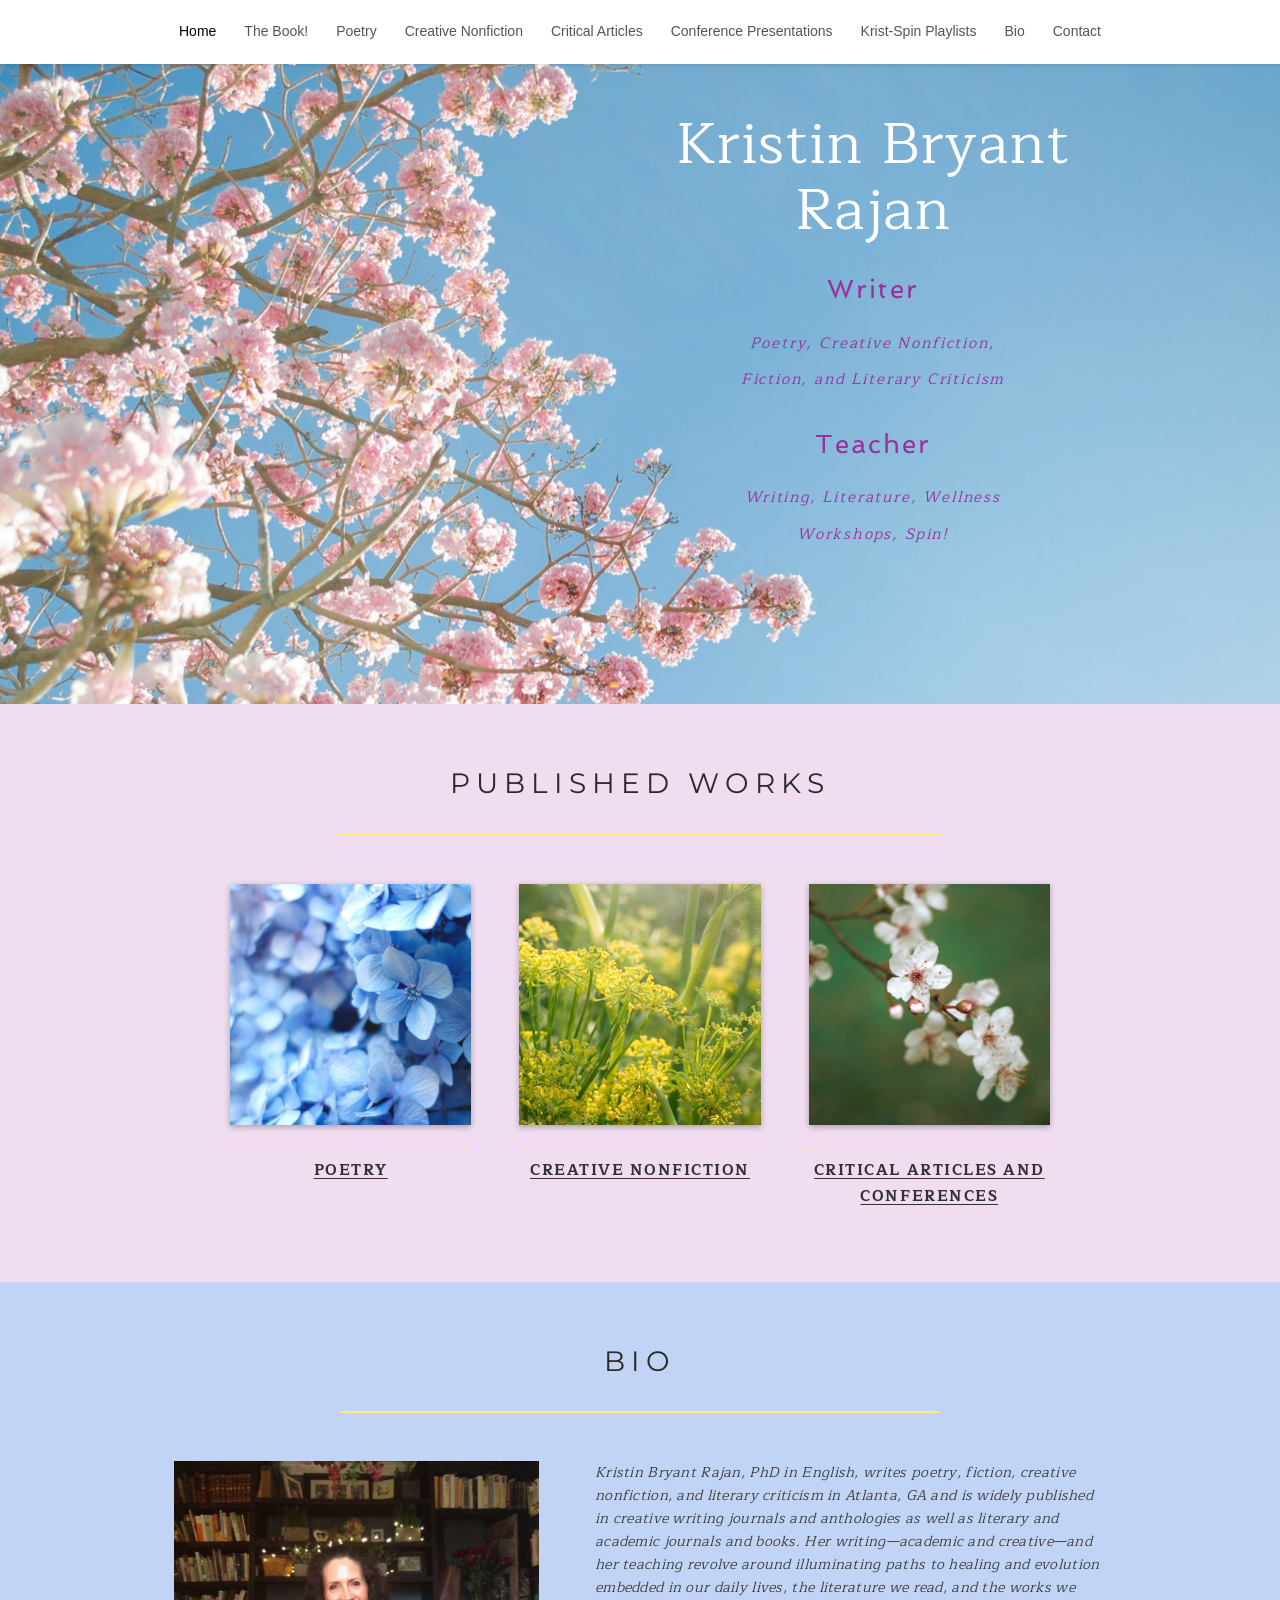
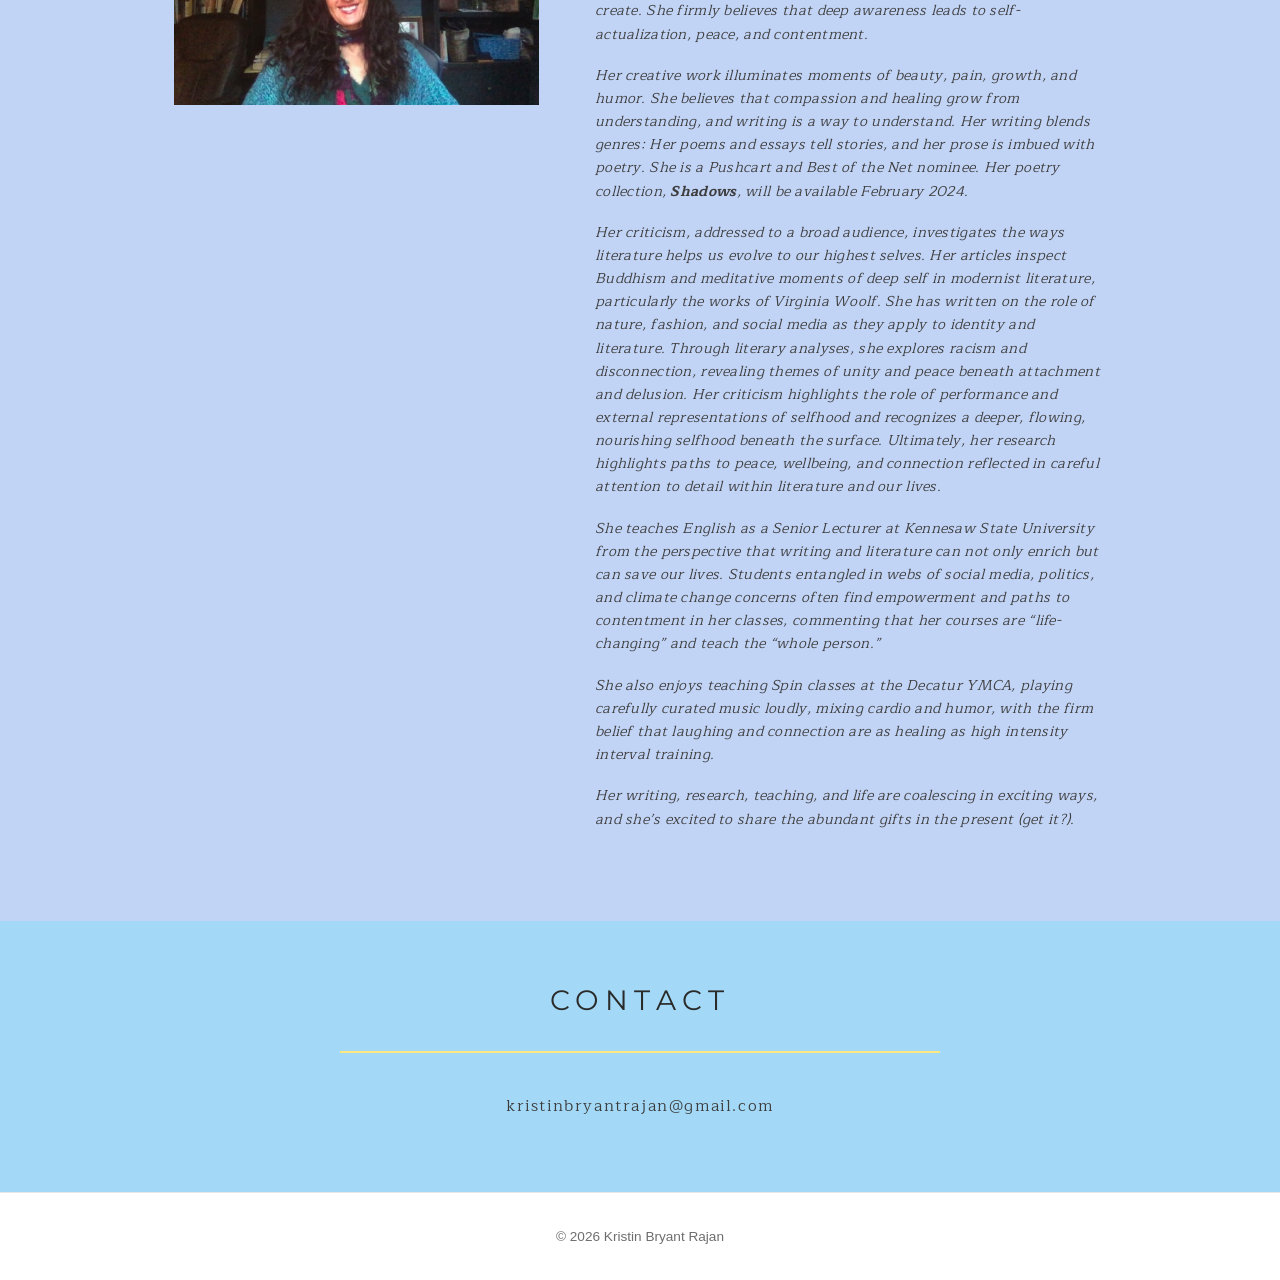
<file: index.html>
<!DOCTYPE html>
<html lang="en">
<head>
  <meta charset="utf-8">
  <meta name="viewport" content="width=device-width, initial-scale=1">
  <title>Kristin Bryant Rajan | Writer, Teacher, Spin Instructor</title>
  <meta name="description" content="Kristin Bryant Rajan: poetry, creative nonfiction, critical articles, teaching, and Spin.">
  <link rel="preconnect" href="https://fonts.googleapis.com">
  <link rel="preconnect" href="https://fonts.gstatic.com" crossorigin>
  <link href="https://fonts.googleapis.com/css2?family=Maitree:wght@400;700&family=Montserrat:wght@400;500&family=Spinnaker&display=swap" rel="stylesheet">
  <link rel="stylesheet" href="css/style.css">
  <script src="js/main.js" defer></script>
</head>
<body>
<a class="skip" href="#main">Skip to content</a>
<header class="site-header">
  <div class="wrap">
    <a class="brand" href="index.html">Kristin Bryant Rajan</a>
    <button class="nav-toggle" aria-expanded="false" aria-controls="site-nav">Menu</button>
    <nav class="site-nav" id="site-nav" aria-label="Main">
      <ul>
      <li><a href="index.html" aria-current="page">Home</a></li>
      <li><a href="book.html">The Book!</a></li>
      <li><a href="poetry.html">Poetry</a></li>
      <li><a href="creative-nonfiction.html">Creative Nonfiction</a></li>
      <li><a href="critical-articles.html">Critical Articles</a></li>
      <li><a href="presentations.html">Conference Presentations</a></li>
      <li><a href="playlists.html">Krist-Spin Playlists</a></li>
      <li><a href="index.html#bio">Bio</a></li>
      <li><a href="index.html#contact">Contact</a></li>
      </ul>
    </nav>
  </div>
</header>

<main id="main">
<div class="hero-band">
  <div class="wrap">
    <div class="hero-text">
      <h1>Kristin Bryant Rajan</h1>
      <h2>Writer</h2>
      <p>Poetry, Creative Nonfiction, Fiction, and Literary Criticism</p>
      <h2>Teacher</h2>
      <p>Writing, Literature, Wellness Workshops, Spin!</p>
    </div>
  </div>
</div>

<section id="works">
  <div class="wrap">
    <h2>Published Works</h2>
    <div class="tiles">
      <a class="tile" href="poetry.html"><img src="images/tile-poetry.jpg" alt=""><span>Poetry</span></a>
      <a class="tile" href="creative-nonfiction.html"><img src="images/tile-nonfiction.jpg" alt=""><span>Creative Nonfiction</span></a>
      <a class="tile" href="critical-articles.html"><img src="images/tile-critical.jpg" alt=""><span>Critical Articles and Conferences</span></a>
    </div>
    
  </div>
</section>

<section id="bio">
  <div class="wrap">
    <h2>Bio</h2>
    <div class="bio">
      <img src="images/headshot.jpg" alt="Portrait of Kristin Bryant Rajan">
      <div>
        <p>Kristin Bryant Rajan, PhD in English, writes poetry, fiction, creative nonfiction, and literary criticism in Atlanta, GA and is widely published in creative writing journals and anthologies as well as literary and academic journals and books. Her writing&mdash;academic and creative&mdash;and her teaching revolve around illuminating paths to healing and evolution embedded in our daily lives, the literature we read, and the works we create. She firmly believes that deep awareness leads to self-actualization, peace, and contentment.</p>
        <p>Her creative work illuminates moments of beauty, pain, growth, and humor. She believes that compassion and healing grow from understanding, and writing is a way to understand. Her writing blends genres: Her poems and essays tell stories, and her prose is imbued with poetry. She is a Pushcart and Best of the Net nominee. Her poetry collection, <strong>Shadows</strong>, will be available February 2024.</p>
        <p>Her criticism, addressed to a broad audience, investigates the ways literature helps us evolve to our highest selves. Her articles inspect Buddhism and meditative moments of deep self in modernist literature, particularly the works of Virginia Woolf. She has written on the role of nature, fashion, and social media as they apply to identity and literature. Through literary analyses, she explores racism and disconnection, revealing themes of unity and peace beneath attachment and delusion. Her criticism highlights the role of performance and external representations of selfhood and recognizes a deeper, flowing, nourishing selfhood beneath the surface. Ultimately, her research highlights paths to peace, wellbeing, and connection reflected in careful attention to detail within literature and our lives.</p>
        <p>She teaches English as a Senior Lecturer at Kennesaw State University from the perspective that writing and literature can not only enrich but can save our lives. Students entangled in webs of social media, politics, and climate change concerns often find empowerment and paths to contentment in her classes, commenting that her courses are &ldquo;life-changing&rdquo; and teach the &ldquo;whole person.&rdquo;</p>
        <p>She also enjoys teaching Spin classes at the Decatur YMCA, playing carefully curated music loudly, mixing cardio and humor, with the firm belief that laughing and connection are as healing as high intensity interval training.</p>
        <p>Her writing, research, teaching, and life are coalescing in exciting ways, and she&rsquo;s excited to share the abundant gifts in the present (get it?).</p>
      </div>
    </div>
  </div>
</section>

<section id="contact" class="contact">
  <div class="wrap">
    <h2>Contact</h2>
    <p class="email" style="margin-bottom:0"><a href="mailto:kristinbryantrajan@gmail.com">kristinbryantrajan@gmail.com</a></p>
  </div>
</section>
</main>

<footer class="site-footer">
  <div class="wrap">&copy; <span id="year">2026</span> Kristin Bryant Rajan</div>
</footer>
</body>
</html>
</file>
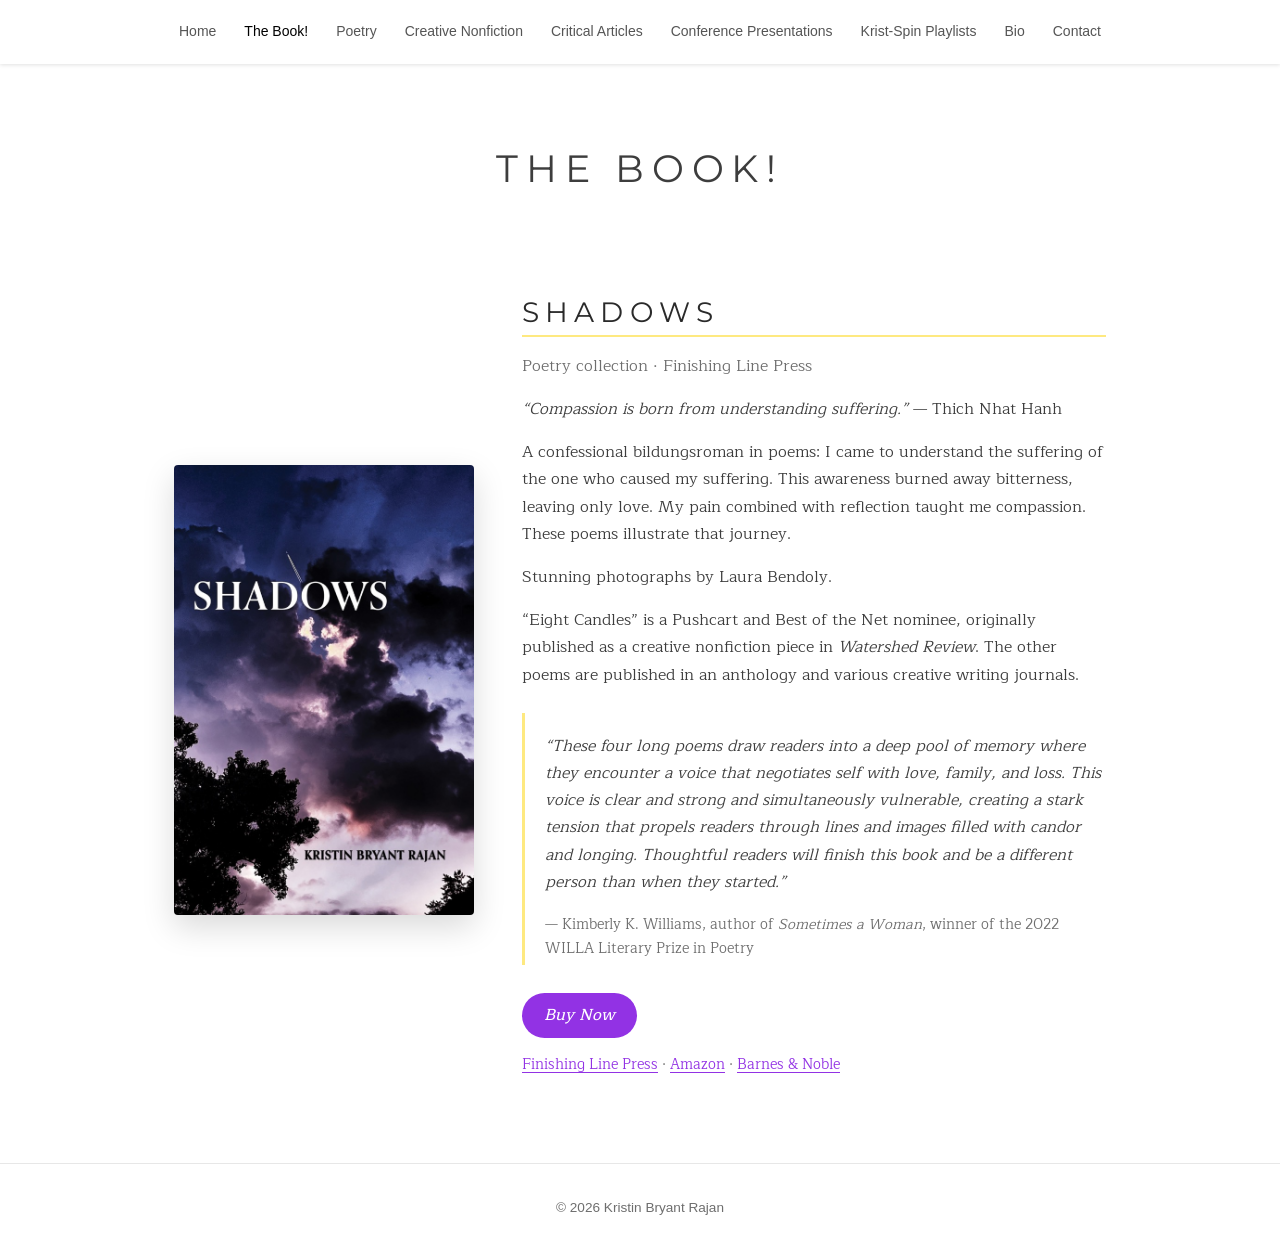
<file: book.html>
<!DOCTYPE html>
<html lang="en">
<head>
  <meta charset="utf-8">
  <meta name="viewport" content="width=device-width, initial-scale=1">
  <title>The Book | Kristin Bryant Rajan</title>
  <meta name="description" content="Kristin Bryant Rajan's book.">
  <link rel="preconnect" href="https://fonts.googleapis.com">
  <link rel="preconnect" href="https://fonts.gstatic.com" crossorigin>
  <link href="https://fonts.googleapis.com/css2?family=Maitree:wght@400;700&family=Montserrat:wght@400;500&family=Spinnaker&display=swap" rel="stylesheet">
  <link rel="stylesheet" href="css/style.css">
  <script src="js/main.js" defer></script>
</head>
<body>
<a class="skip" href="#main">Skip to content</a>
<header class="site-header">
  <div class="wrap">
    <a class="brand" href="index.html">Kristin Bryant Rajan</a>
    <button class="nav-toggle" aria-expanded="false" aria-controls="site-nav">Menu</button>
    <nav class="site-nav" id="site-nav" aria-label="Main">
      <ul>
      <li><a href="index.html">Home</a></li>
      <li><a href="book.html" aria-current="page">The Book!</a></li>
      <li><a href="poetry.html">Poetry</a></li>
      <li><a href="creative-nonfiction.html">Creative Nonfiction</a></li>
      <li><a href="critical-articles.html">Critical Articles</a></li>
      <li><a href="presentations.html">Conference Presentations</a></li>
      <li><a href="playlists.html">Krist-Spin Playlists</a></li>
      <li><a href="index.html#bio">Bio</a></li>
      <li><a href="index.html#contact">Contact</a></li>
      </ul>
    </nav>
  </div>
</header>

<main id="main">
<div class="page-head wrap">
  <h1>The Book!</h1>
</div>
<section>
  <div class="wrap book">
    <img src="images/book-cover.jpg" alt="Cover of Shadows by Kristin Bryant Rajan">
    <div class="book-text">
      <h2 style="text-align:left;margin-bottom:12px;padding-bottom:0">Shadows</h2>
      <p class="meta" style="color:var(--muted)">Poetry collection &middot; Finishing Line Press</p>
      <p><em>&ldquo;Compassion is born from understanding suffering.&rdquo;</em> &mdash; Thich Nhat Hanh</p>
      <p>A confessional bildungsroman in poems: I came to understand the suffering of the one who caused my suffering. This awareness burned away bitterness, leaving only love. My pain combined with reflection taught me compassion. These poems illustrate that journey.</p>
      <p>Stunning photographs by Laura Bendoly.</p>
      <p>&ldquo;Eight Candles&rdquo; is a Pushcart and Best of the Net nominee, originally published as a creative nonfiction piece in <em>Watershed Review</em>. The other poems are published in an anthology and various creative writing journals.</p>
      <blockquote>
        <p>&ldquo;These four long poems draw readers into a deep pool of memory where they encounter a voice that negotiates self with love, family, and loss. This voice is clear and strong and simultaneously vulnerable, creating a stark tension that propels readers through lines and images filled with candor and longing. Thoughtful readers will finish this book and be a different person than when they started.&rdquo;</p>
        <footer>&mdash; Kimberly K. Williams, author of <em>Sometimes a Woman</em>, winner of the 2022 WILLA Literary Prize in Poetry</footer>
      </blockquote>
      <p class="order">
        <a class="button" href="https://www.finishinglinepress.com/product/shadows-by-kristin-bryant-rajan/" target="_blank" rel="noopener">Buy Now</a>
      </p>
      <p class="order-links">
        <a href="https://www.finishinglinepress.com/product/shadows-by-kristin-bryant-rajan/" target="_blank" rel="noopener">Finishing Line Press</a> &middot;
        <a href="https://www.amazon.com/Shadows-Kristin-Bryant-Rajan/dp/B0CVSKC59K" target="_blank" rel="noopener">Amazon</a> &middot;
        <a href="https://www.barnesandnoble.com/w/shadows-kristin-bryant-rajan/1144911005?ean=9798888384626" target="_blank" rel="noopener">Barnes &amp; Noble</a>
      </p>
    </div>
  </div>
</section>
</main>

<footer class="site-footer">
  <div class="wrap">&copy; <span id="year">2026</span> Kristin Bryant Rajan</div>
</footer>
</body>
</html>
</file>
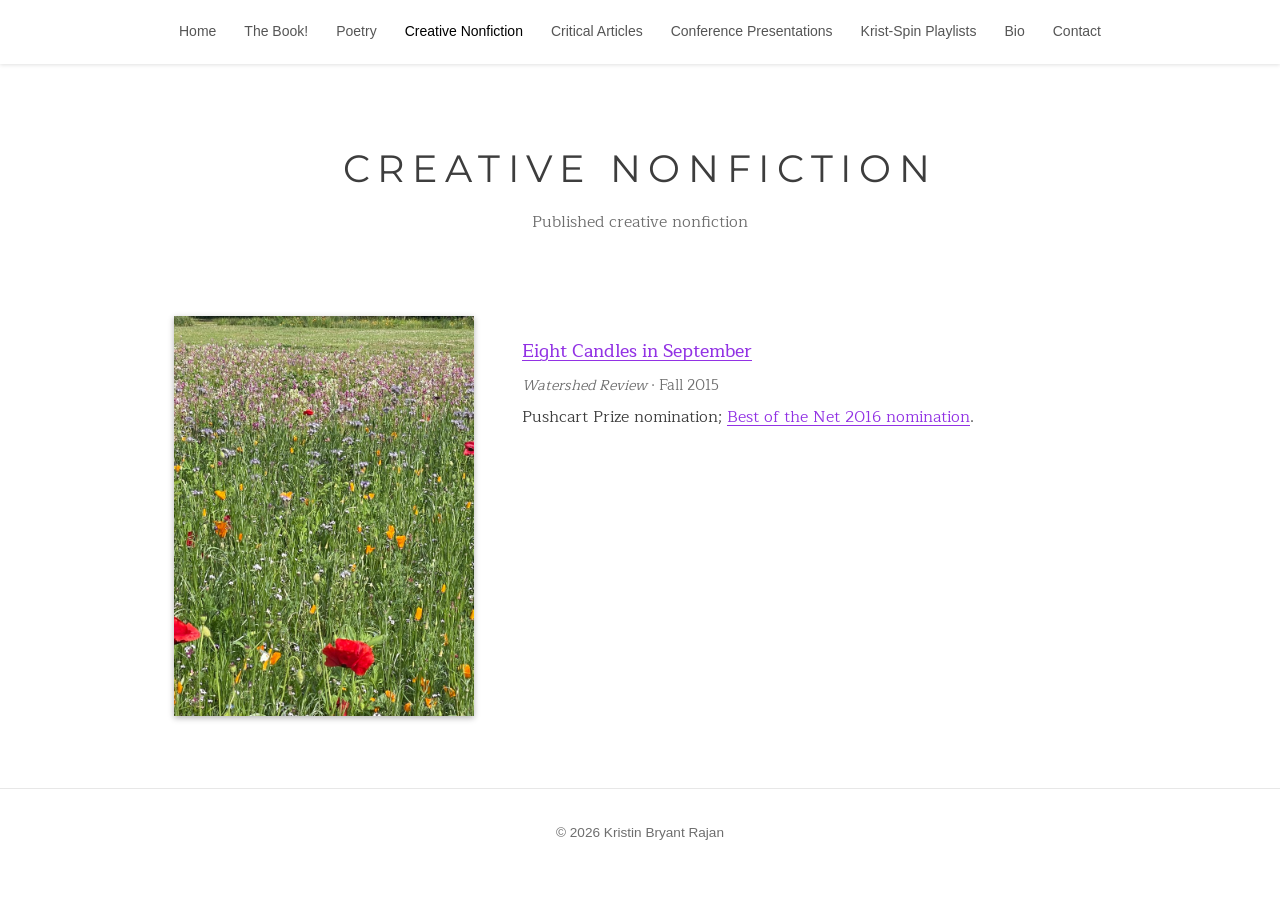
<file: creative-nonfiction.html>
<!DOCTYPE html>
<html lang="en">
<head>
  <meta charset="utf-8">
  <meta name="viewport" content="width=device-width, initial-scale=1">
  <title>Creative Nonfiction | Kristin Bryant Rajan</title>
  <meta name="description" content="Creative Nonfiction by Kristin Bryant Rajan.">
  <link rel="preconnect" href="https://fonts.googleapis.com">
  <link rel="preconnect" href="https://fonts.gstatic.com" crossorigin>
  <link href="https://fonts.googleapis.com/css2?family=Maitree:wght@400;700&family=Montserrat:wght@400;500&family=Spinnaker&display=swap" rel="stylesheet">
  <link rel="stylesheet" href="css/style.css">
  <script src="js/main.js" defer></script>
</head>
<body>
<a class="skip" href="#main">Skip to content</a>
<header class="site-header">
  <div class="wrap">
    <a class="brand" href="index.html">Kristin Bryant Rajan</a>
    <button class="nav-toggle" aria-expanded="false" aria-controls="site-nav">Menu</button>
    <nav class="site-nav" id="site-nav" aria-label="Main">
      <ul>
      <li><a href="index.html">Home</a></li>
      <li><a href="book.html">The Book!</a></li>
      <li><a href="poetry.html">Poetry</a></li>
      <li><a href="creative-nonfiction.html" aria-current="page">Creative Nonfiction</a></li>
      <li><a href="critical-articles.html">Critical Articles</a></li>
      <li><a href="presentations.html">Conference Presentations</a></li>
      <li><a href="playlists.html">Krist-Spin Playlists</a></li>
      <li><a href="index.html#bio">Bio</a></li>
      <li><a href="index.html#contact">Contact</a></li>
      </ul>
    </nav>
  </div>
</header>

<main id="main">
<div class="page-head wrap">
  <h1>Creative Nonfiction</h1>
  <p>Published creative nonfiction</p>
</div>
<section>
  <div class="wrap with-photo">
    <img src="images/page-nonfiction.jpg" alt="">
    <ul class="works">
    <li>
      <h3><a href="files/3848b0f7f2844431904c0b767c060ef2.pdf">Eight Candles in September</a></h3>
      <p class="meta"><em>Watershed Review</em> &middot; Fall 2015</p>
      <p>Pushcart Prize nomination; <a href="https://watershedcsuc.wordpress.com/2016/09/28/2016-best-of-the-net-nominations/" target="_blank" rel="noopener">Best of the Net 2016 nomination</a>.</p>
    </li>
    </ul>
  </div>
</section>
</main>

<footer class="site-footer">
  <div class="wrap">&copy; <span id="year">2026</span> Kristin Bryant Rajan</div>
</footer>
</body>
</html>
</file>
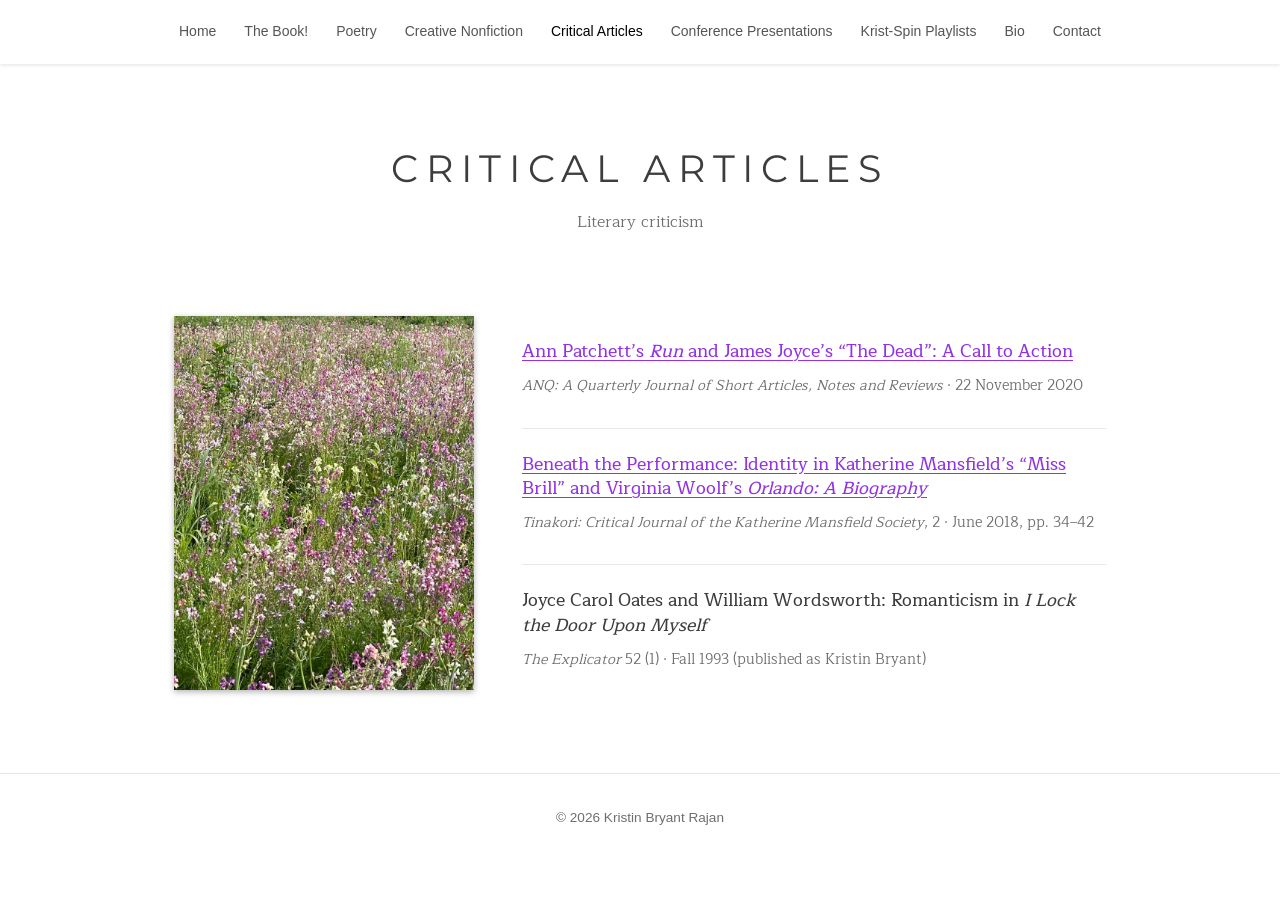
<file: critical-articles.html>
<!DOCTYPE html>
<html lang="en">
<head>
  <meta charset="utf-8">
  <meta name="viewport" content="width=device-width, initial-scale=1">
  <title>Critical Articles | Kristin Bryant Rajan</title>
  <meta name="description" content="Critical Articles by Kristin Bryant Rajan.">
  <link rel="preconnect" href="https://fonts.googleapis.com">
  <link rel="preconnect" href="https://fonts.gstatic.com" crossorigin>
  <link href="https://fonts.googleapis.com/css2?family=Maitree:wght@400;700&family=Montserrat:wght@400;500&family=Spinnaker&display=swap" rel="stylesheet">
  <link rel="stylesheet" href="css/style.css">
  <script src="js/main.js" defer></script>
</head>
<body>
<a class="skip" href="#main">Skip to content</a>
<header class="site-header">
  <div class="wrap">
    <a class="brand" href="index.html">Kristin Bryant Rajan</a>
    <button class="nav-toggle" aria-expanded="false" aria-controls="site-nav">Menu</button>
    <nav class="site-nav" id="site-nav" aria-label="Main">
      <ul>
      <li><a href="index.html">Home</a></li>
      <li><a href="book.html">The Book!</a></li>
      <li><a href="poetry.html">Poetry</a></li>
      <li><a href="creative-nonfiction.html">Creative Nonfiction</a></li>
      <li><a href="critical-articles.html" aria-current="page">Critical Articles</a></li>
      <li><a href="presentations.html">Conference Presentations</a></li>
      <li><a href="playlists.html">Krist-Spin Playlists</a></li>
      <li><a href="index.html#bio">Bio</a></li>
      <li><a href="index.html#contact">Contact</a></li>
      </ul>
    </nav>
  </div>
</header>

<main id="main">
<div class="page-head wrap">
  <h1>Critical Articles</h1>
  <p>Literary criticism</p>
</div>
<section>
  <div class="wrap with-photo">
    <img src="images/page-critical.jpg" alt="">
    <ul class="works">
    <li>
      <h3><a href="https://www.tandfonline.com/doi/epdf/10.1080/0895769X.2020.1844557?needAccess=true&amp;role=button" target="_blank" rel="noopener">Ann Patchett&rsquo;s <em>Run</em> and James Joyce&rsquo;s &ldquo;The Dead&rdquo;: A Call to Action</a></h3>
      <p class="meta"><em>ANQ: A Quarterly Journal of Short Articles, Notes and Reviews</em> &middot; 22 November 2020</p>
    </li>
    <li>
      <h3><a href="files/07224baa0566477f8fec48cebcecc1ef.pdf">Beneath the Performance: Identity in Katherine Mansfield&rsquo;s &ldquo;Miss Brill&rdquo; and Virginia Woolf&rsquo;s <em>Orlando: A Biography</em></a></h3>
      <p class="meta"><em>Tinakori: Critical Journal of the Katherine Mansfield Society</em>, 2 &middot; June 2018, pp. 34&ndash;42</p>
    </li>
    <li>
      <h3>Joyce Carol Oates and William Wordsworth: Romanticism in <em>I Lock the Door Upon Myself</em></h3>
      <p class="meta"><em>The Explicator</em> 52 (1) &middot; Fall 1993 (published as Kristin Bryant)</p>
    </li>
    </ul>
  </div>
</section>
</main>

<footer class="site-footer">
  <div class="wrap">&copy; <span id="year">2026</span> Kristin Bryant Rajan</div>
</footer>
</body>
</html>
</file>
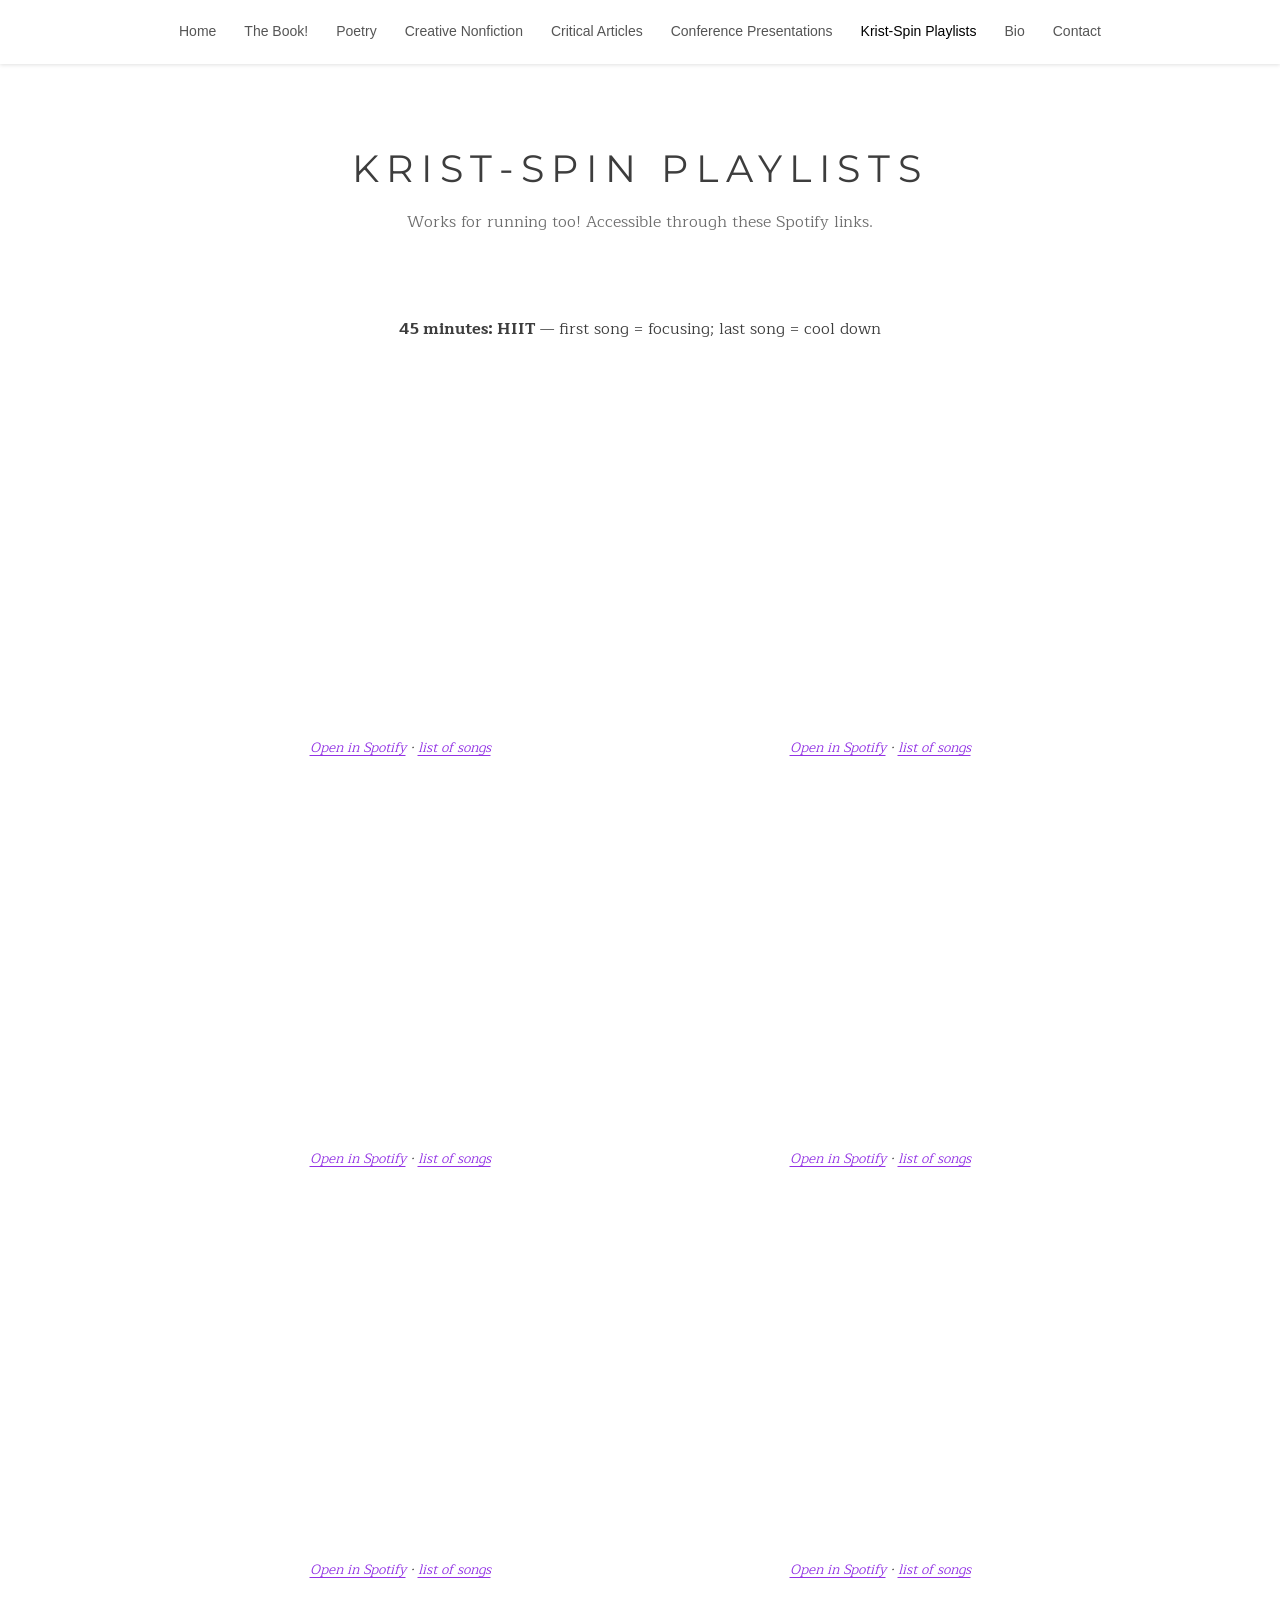
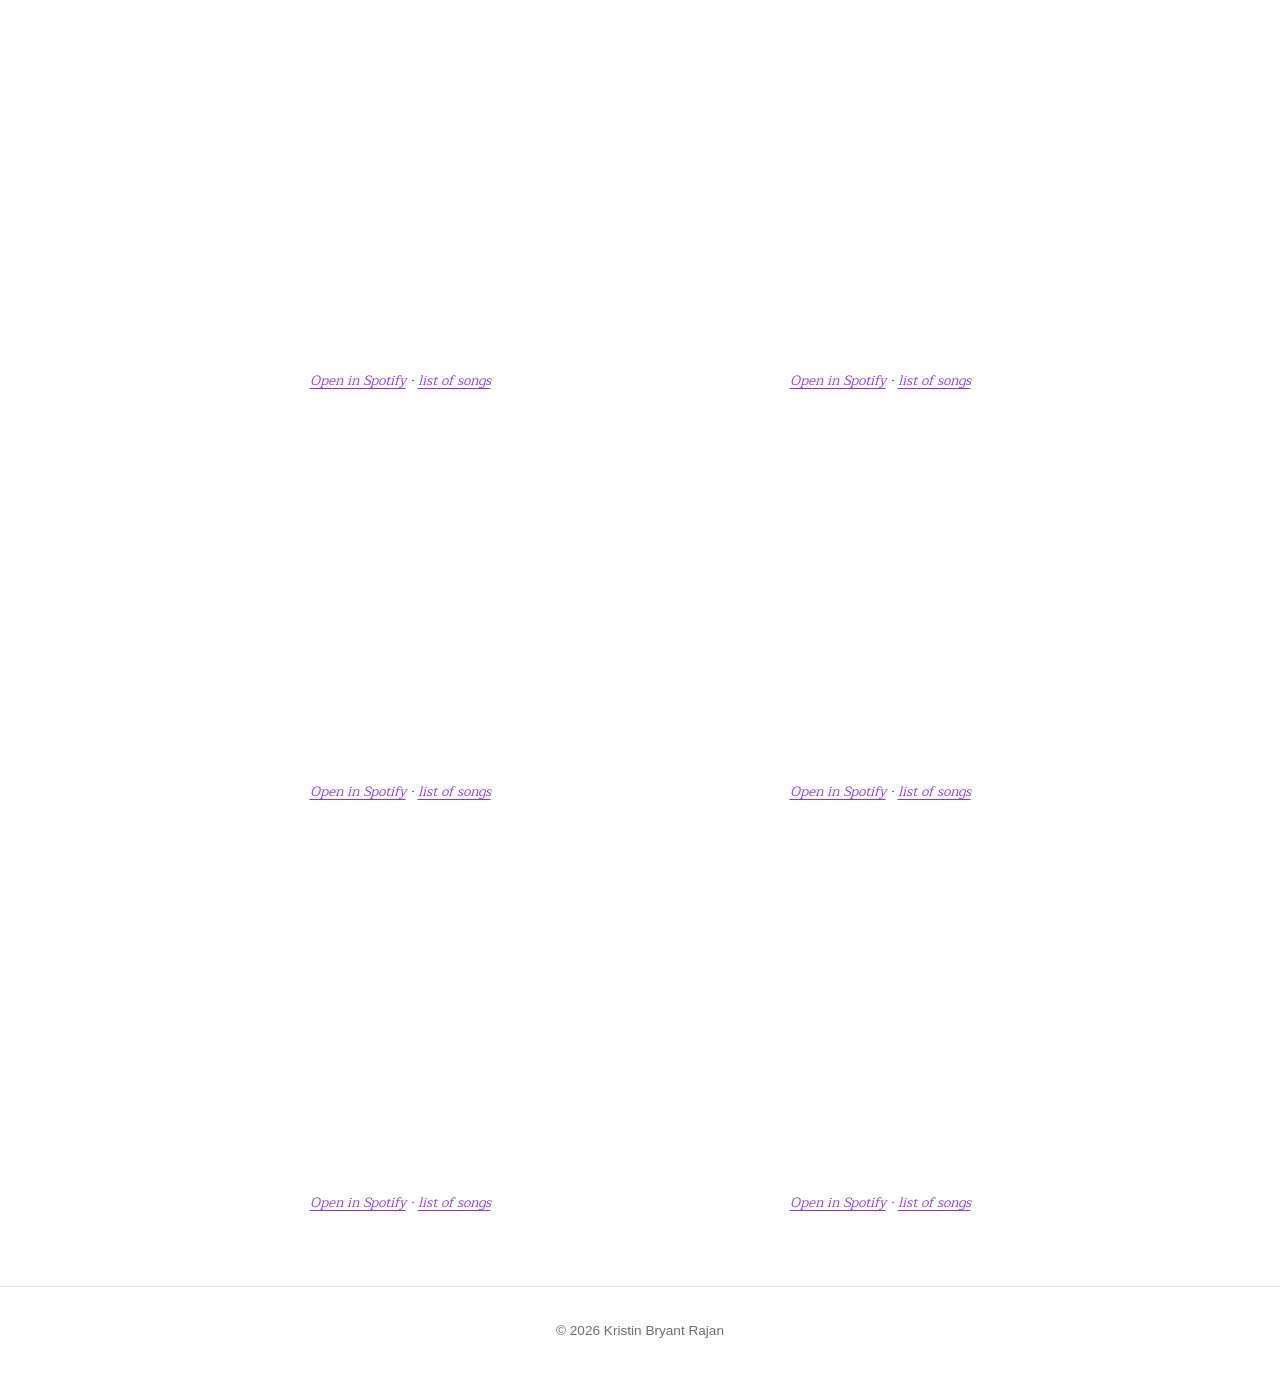
<file: playlists.html>
<!DOCTYPE html>
<html lang="en">
<head>
  <meta charset="utf-8">
  <meta name="viewport" content="width=device-width, initial-scale=1">
  <title>Krist-Spin Playlists | Kristin Bryant Rajan</title>
  <meta name="description" content="Spin class playlists from Kristin Bryant Rajan.">
  <link rel="preconnect" href="https://fonts.googleapis.com">
  <link rel="preconnect" href="https://fonts.gstatic.com" crossorigin>
  <link href="https://fonts.googleapis.com/css2?family=Maitree:wght@400;700&family=Montserrat:wght@400;500&family=Spinnaker&display=swap" rel="stylesheet">
  <link rel="stylesheet" href="css/style.css">
  <script src="js/main.js" defer></script>
</head>
<body>
<a class="skip" href="#main">Skip to content</a>
<header class="site-header">
  <div class="wrap">
    <a class="brand" href="index.html">Kristin Bryant Rajan</a>
    <button class="nav-toggle" aria-expanded="false" aria-controls="site-nav">Menu</button>
    <nav class="site-nav" id="site-nav" aria-label="Main">
      <ul>
      <li><a href="index.html">Home</a></li>
      <li><a href="book.html">The Book!</a></li>
      <li><a href="poetry.html">Poetry</a></li>
      <li><a href="creative-nonfiction.html">Creative Nonfiction</a></li>
      <li><a href="critical-articles.html">Critical Articles</a></li>
      <li><a href="presentations.html">Conference Presentations</a></li>
      <li><a href="playlists.html" aria-current="page">Krist-Spin Playlists</a></li>
      <li><a href="index.html#bio">Bio</a></li>
      <li><a href="index.html#contact">Contact</a></li>
      </ul>
    </nav>
  </div>
</header>

<main id="main">
<div class="page-head wrap">
  <h1>Krist-Spin Playlists</h1>
  <p>Works for running too! Accessible through these Spotify links.</p>
</div>
<section>
  <div class="wrap">
    <p class="pl-note"><strong>45 minutes: HIIT</strong> &mdash; first song = focusing; last song = cool down</p>
    <div class="pl-grid">
      <div class="pl-card">
        <iframe src="https://open.spotify.com/embed/playlist/5h3SCk1c2cCLaizt8LdGv1" loading="lazy" allow="encrypted-media; clipboard-write; fullscreen" title="NEXT LEVEL! on Spotify"></iframe>
        <p><a href="https://open.spotify.com/playlist/5h3SCk1c2cCLaizt8LdGv1" target="_blank" rel="noopener">Open in Spotify</a> &middot; <a href="files/9bcc248316f4444fa669f592c0a97651.pdf">list of songs</a></p>
      </div>
      <div class="pl-card">
        <iframe src="https://open.spotify.com/embed/playlist/06G581sw9BVYLBRJZ6Zi4s" loading="lazy" allow="encrypted-media; clipboard-write; fullscreen" title="POWER on Spotify"></iframe>
        <p><a href="https://open.spotify.com/playlist/06G581sw9BVYLBRJZ6Zi4s" target="_blank" rel="noopener">Open in Spotify</a> &middot; <a href="files/59415559589a493099097da2f1a011f3.pdf">list of songs</a></p>
      </div>
      <div class="pl-card">
        <iframe src="https://open.spotify.com/embed/playlist/5BLdU9APO26U8t3dCuxh0l" loading="lazy" allow="encrypted-media; clipboard-write; fullscreen" title="INVINCIBLE on Spotify"></iframe>
        <p><a href="https://open.spotify.com/playlist/5BLdU9APO26U8t3dCuxh0l" target="_blank" rel="noopener">Open in Spotify</a> &middot; <a href="files/2bfece777c9a472c976663a7d5ff367a.pdf">list of songs</a></p>
      </div>
      <div class="pl-card">
        <iframe src="https://open.spotify.com/embed/playlist/73yrD3T5wRwkkN64qzQQod" loading="lazy" allow="encrypted-media; clipboard-write; fullscreen" title="GALVANIZE on Spotify"></iframe>
        <p><a href="https://open.spotify.com/playlist/73yrD3T5wRwkkN64qzQQod" target="_blank" rel="noopener">Open in Spotify</a> &middot; <a href="files/08ca42ba8f284f4384b0b22df38cc71a.pdf">list of songs</a></p>
      </div>
      <div class="pl-card">
        <iframe src="https://open.spotify.com/embed/playlist/6pEp98X6jslnnPyEAVh5BM" loading="lazy" allow="encrypted-media; clipboard-write; fullscreen" title="TRANSFORMATION on Spotify"></iframe>
        <p><a href="https://open.spotify.com/playlist/6pEp98X6jslnnPyEAVh5BM" target="_blank" rel="noopener">Open in Spotify</a> &middot; <a href="files/94aaaae183164813bd48675e19bcca24.pdf">list of songs</a></p>
      </div>
      <div class="pl-card">
        <iframe src="https://open.spotify.com/embed/playlist/7zUdnGRI9ahn25yAIeoWGu" loading="lazy" allow="encrypted-media; clipboard-write; fullscreen" title="STILL BREATHING on Spotify"></iframe>
        <p><a href="https://open.spotify.com/playlist/7zUdnGRI9ahn25yAIeoWGu" target="_blank" rel="noopener">Open in Spotify</a> &middot; <a href="files/5eda6e99e59d45a09cf9e9844f7f9732.pdf">list of songs</a></p>
      </div>
      <div class="pl-card">
        <iframe src="https://open.spotify.com/embed/playlist/41kLbjU53CkeA4ofqWyGXe" loading="lazy" allow="encrypted-media; clipboard-write; fullscreen" title="UNSTOPPABLE on Spotify"></iframe>
        <p><a href="https://open.spotify.com/playlist/41kLbjU53CkeA4ofqWyGXe" target="_blank" rel="noopener">Open in Spotify</a> &middot; <a href="files/87904100e7d74eebb79dfac4f97c20ef.pdf">list of songs</a></p>
      </div>
      <div class="pl-card">
        <iframe src="https://open.spotify.com/embed/playlist/43aIpctW1XpAjqX784dpxG" loading="lazy" allow="encrypted-media; clipboard-write; fullscreen" title="GOOD TIME, GOOD LIFE on Spotify"></iframe>
        <p><a href="https://open.spotify.com/playlist/43aIpctW1XpAjqX784dpxG" target="_blank" rel="noopener">Open in Spotify</a> &middot; <a href="files/d7cdda4a6145483db61b9a427cc53f86.pdf">list of songs</a></p>
      </div>
      <div class="pl-card">
        <iframe src="https://open.spotify.com/embed/playlist/0jZarcQsNRtShi40QODvOk" loading="lazy" allow="encrypted-media; clipboard-write; fullscreen" title="MOVE! on Spotify"></iframe>
        <p><a href="https://open.spotify.com/playlist/0jZarcQsNRtShi40QODvOk" target="_blank" rel="noopener">Open in Spotify</a> &middot; <a href="files/9851416a3c2c4743b5ba7d005affd626.pdf">list of songs</a></p>
      </div>
      <div class="pl-card">
        <iframe src="https://open.spotify.com/embed/playlist/7qgFzQX5YWZlLivHirlp2W" loading="lazy" allow="encrypted-media; clipboard-write; fullscreen" title="PUMP IT UP! on Spotify"></iframe>
        <p><a href="https://open.spotify.com/playlist/7qgFzQX5YWZlLivHirlp2W" target="_blank" rel="noopener">Open in Spotify</a> &middot; <a href="files/656077a1beff4ee8a0df97a5b6a8f0c0.pdf">list of songs</a></p>
      </div>
      <div class="pl-card">
        <iframe src="https://open.spotify.com/embed/playlist/4NF96w7WZWRY5MNZ40qjeu" loading="lazy" allow="encrypted-media; clipboard-write; fullscreen" title="WE ARE ONE! on Spotify"></iframe>
        <p><a href="https://open.spotify.com/playlist/4NF96w7WZWRY5MNZ40qjeu" target="_blank" rel="noopener">Open in Spotify</a> &middot; <a href="files/61771d3a3b894f21abb630979b69386e.pdf">list of songs</a></p>
      </div>
      <div class="pl-card">
        <iframe src="https://open.spotify.com/embed/playlist/1wtXZbmkaTntEExh7oESTn" loading="lazy" allow="encrypted-media; clipboard-write; fullscreen" title="Don't Worry 'Bout a Thing on Spotify"></iframe>
        <p><a href="https://open.spotify.com/playlist/1wtXZbmkaTntEExh7oESTn" target="_blank" rel="noopener">Open in Spotify</a> &middot; <a href="files/94e7350822b54f05955714b75591a201.pdf">list of songs</a></p>
      </div>
    </div>
  </div>
</section>
</main>

<footer class="site-footer">
  <div class="wrap">&copy; <span id="year">2026</span> Kristin Bryant Rajan</div>
</footer>
</body>
</html>
</file>
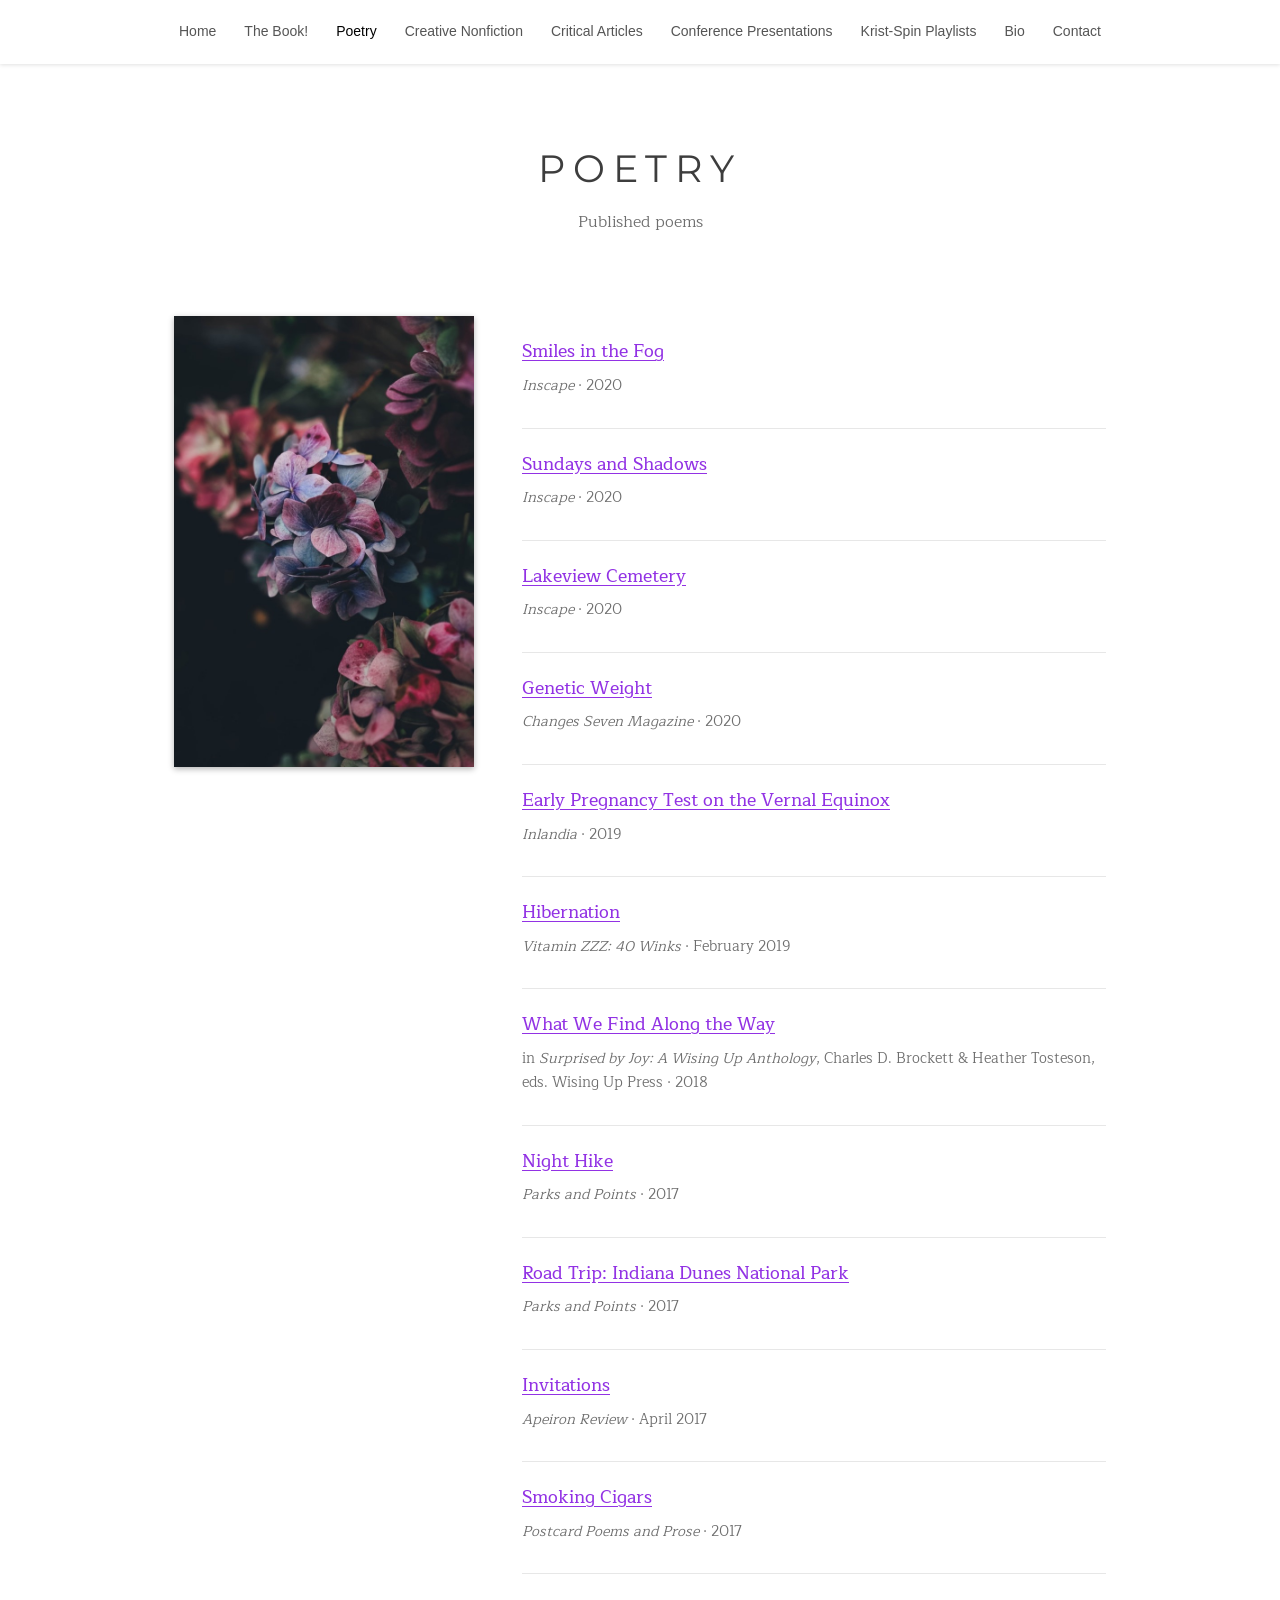
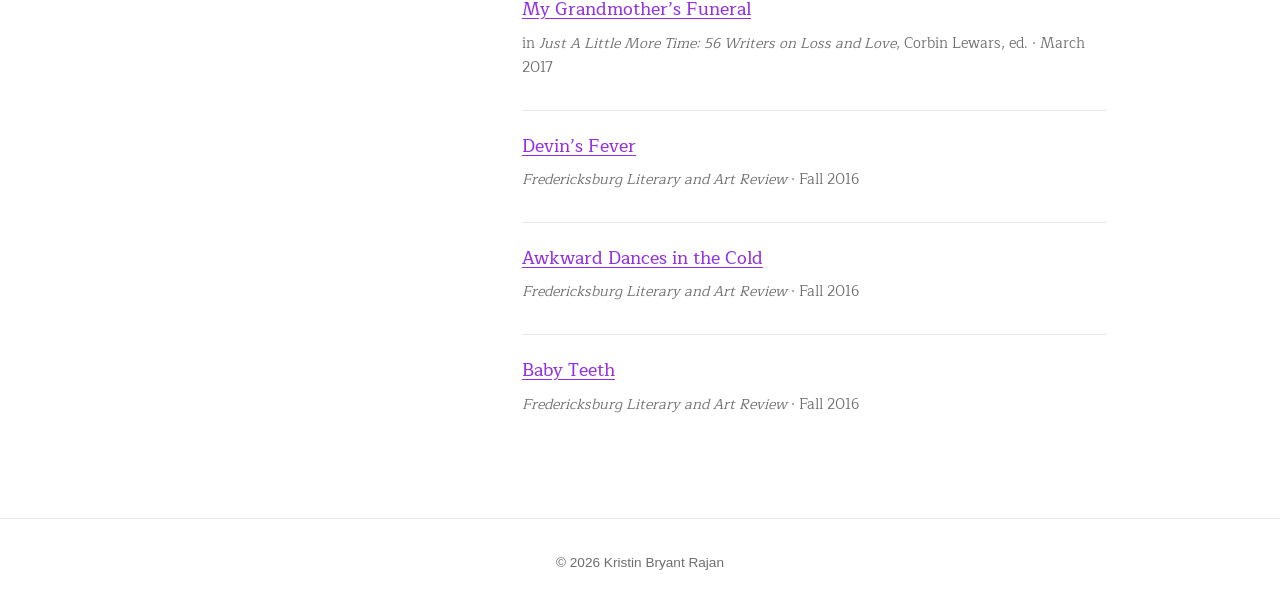
<file: poetry.html>
<!DOCTYPE html>
<html lang="en">
<head>
  <meta charset="utf-8">
  <meta name="viewport" content="width=device-width, initial-scale=1">
  <title>Poetry | Kristin Bryant Rajan</title>
  <meta name="description" content="Poetry by Kristin Bryant Rajan.">
  <link rel="preconnect" href="https://fonts.googleapis.com">
  <link rel="preconnect" href="https://fonts.gstatic.com" crossorigin>
  <link href="https://fonts.googleapis.com/css2?family=Maitree:wght@400;700&family=Montserrat:wght@400;500&family=Spinnaker&display=swap" rel="stylesheet">
  <link rel="stylesheet" href="css/style.css">
  <script src="js/main.js" defer></script>
</head>
<body>
<a class="skip" href="#main">Skip to content</a>
<header class="site-header">
  <div class="wrap">
    <a class="brand" href="index.html">Kristin Bryant Rajan</a>
    <button class="nav-toggle" aria-expanded="false" aria-controls="site-nav">Menu</button>
    <nav class="site-nav" id="site-nav" aria-label="Main">
      <ul>
      <li><a href="index.html">Home</a></li>
      <li><a href="book.html">The Book!</a></li>
      <li><a href="poetry.html" aria-current="page">Poetry</a></li>
      <li><a href="creative-nonfiction.html">Creative Nonfiction</a></li>
      <li><a href="critical-articles.html">Critical Articles</a></li>
      <li><a href="presentations.html">Conference Presentations</a></li>
      <li><a href="playlists.html">Krist-Spin Playlists</a></li>
      <li><a href="index.html#bio">Bio</a></li>
      <li><a href="index.html#contact">Contact</a></li>
      </ul>
    </nav>
  </div>
</header>

<main id="main">
<div class="page-head wrap">
  <h1>Poetry</h1>
  <p>Published poems</p>
</div>
<section>
  <div class="wrap with-photo">
    <img src="images/page-poetry.jpg" alt="">
    <ul class="works">
    <li>
      <h3><a href="files/5df4e343a737414dbb51528478a5f7dc.pdf">Smiles in the Fog</a></h3>
      <p class="meta"><em>Inscape</em> &middot; 2020</p>
    </li>
    <li>
      <h3><a href="files/f57041f8d9484d17960cc4b3ba3592a7.pdf">Sundays and Shadows</a></h3>
      <p class="meta"><em>Inscape</em> &middot; 2020</p>
    </li>
    <li>
      <h3><a href="files/81825d9e6a654760a32e237a53a2f6f5.pdf">Lakeview Cemetery</a></h3>
      <p class="meta"><em>Inscape</em> &middot; 2020</p>
    </li>
    <li>
      <h3><a href="files/6936268a212a4924a5f03178c6da6421.pdf">Genetic Weight</a></h3>
      <p class="meta"><em>Changes Seven Magazine</em> &middot; 2020</p>
    </li>
    <li>
      <h3><a href="files/7c1ea260b3a84edcbf41e6fdafe91c6c.pdf">Early Pregnancy Test on the Vernal Equinox</a></h3>
      <p class="meta"><em>Inlandia</em> &middot; 2019</p>
    </li>
    <li>
      <h3><a href="files/e4e4295f3c404cc69338365a4e9c692c.pdf">Hibernation</a></h3>
      <p class="meta"><em>Vitamin ZZZ: 40 Winks</em> &middot; February 2019</p>
    </li>
    <li>
      <h3><a href="files/476347627d794b87872c1e79bfc9f8ab.pdf">What We Find Along the Way</a></h3>
      <p class="meta">in <em>Surprised by Joy: A Wising Up Anthology</em>, Charles D. Brockett &amp; Heather Tosteson, eds. Wising Up Press &middot; 2018</p>
    </li>
    <li>
      <h3><a href="https://www.parksandpoints.com/poetry2017/night-hike" target="_blank" rel="noopener">Night Hike</a></h3>
      <p class="meta"><em>Parks and Points</em> &middot; 2017</p>
    </li>
    <li>
      <h3><a href="https://www.parksandpoints.com/poetry2017/road-trip-indiana-dunes" target="_blank" rel="noopener">Road Trip: Indiana Dunes National Park</a></h3>
      <p class="meta"><em>Parks and Points</em> &middot; 2017</p>
    </li>
    <li>
      <h3><a href="files/171123bb985b4f38b3f0fad4b5497616.pdf">Invitations</a></h3>
      <p class="meta"><em>Apeiron Review</em> &middot; April 2017</p>
    </li>
    <li>
      <h3><a href="https://postcardpoemsandprose.wordpress.com/2017/06/27/7533/" target="_blank" rel="noopener">Smoking Cigars</a></h3>
      <p class="meta"><em>Postcard Poems and Prose</em> &middot; 2017</p>
    </li>
    <li>
      <h3><a href="files/7b05720f7e034b3e9d555616621dac52.pdf">My Grandmother&rsquo;s Funeral</a></h3>
      <p class="meta">in <em>Just A Little More Time: 56 Writers on Loss and Love</em>, Corbin Lewars, ed. &middot; March 2017</p>
    </li>
    <li>
      <h3><a href="files/38e03aab4b7d49a38d6cc3ca9d6a02d4.pdf">Devin&rsquo;s Fever</a></h3>
      <p class="meta"><em>Fredericksburg Literary and Art Review</em> &middot; Fall 2016</p>
    </li>
    <li>
      <h3><a href="files/e575023e8e1a446ab97ea375ef986ff2.pdf">Awkward Dances in the Cold</a></h3>
      <p class="meta"><em>Fredericksburg Literary and Art Review</em> &middot; Fall 2016</p>
    </li>
    <li>
      <h3><a href="files/8a7beedbb46a4301b916e8b9d42f5f75.pdf">Baby Teeth</a></h3>
      <p class="meta"><em>Fredericksburg Literary and Art Review</em> &middot; Fall 2016</p>
    </li>
    </ul>
  </div>
</section>
</main>

<footer class="site-footer">
  <div class="wrap">&copy; <span id="year">2026</span> Kristin Bryant Rajan</div>
</footer>
</body>
</html>
</file>
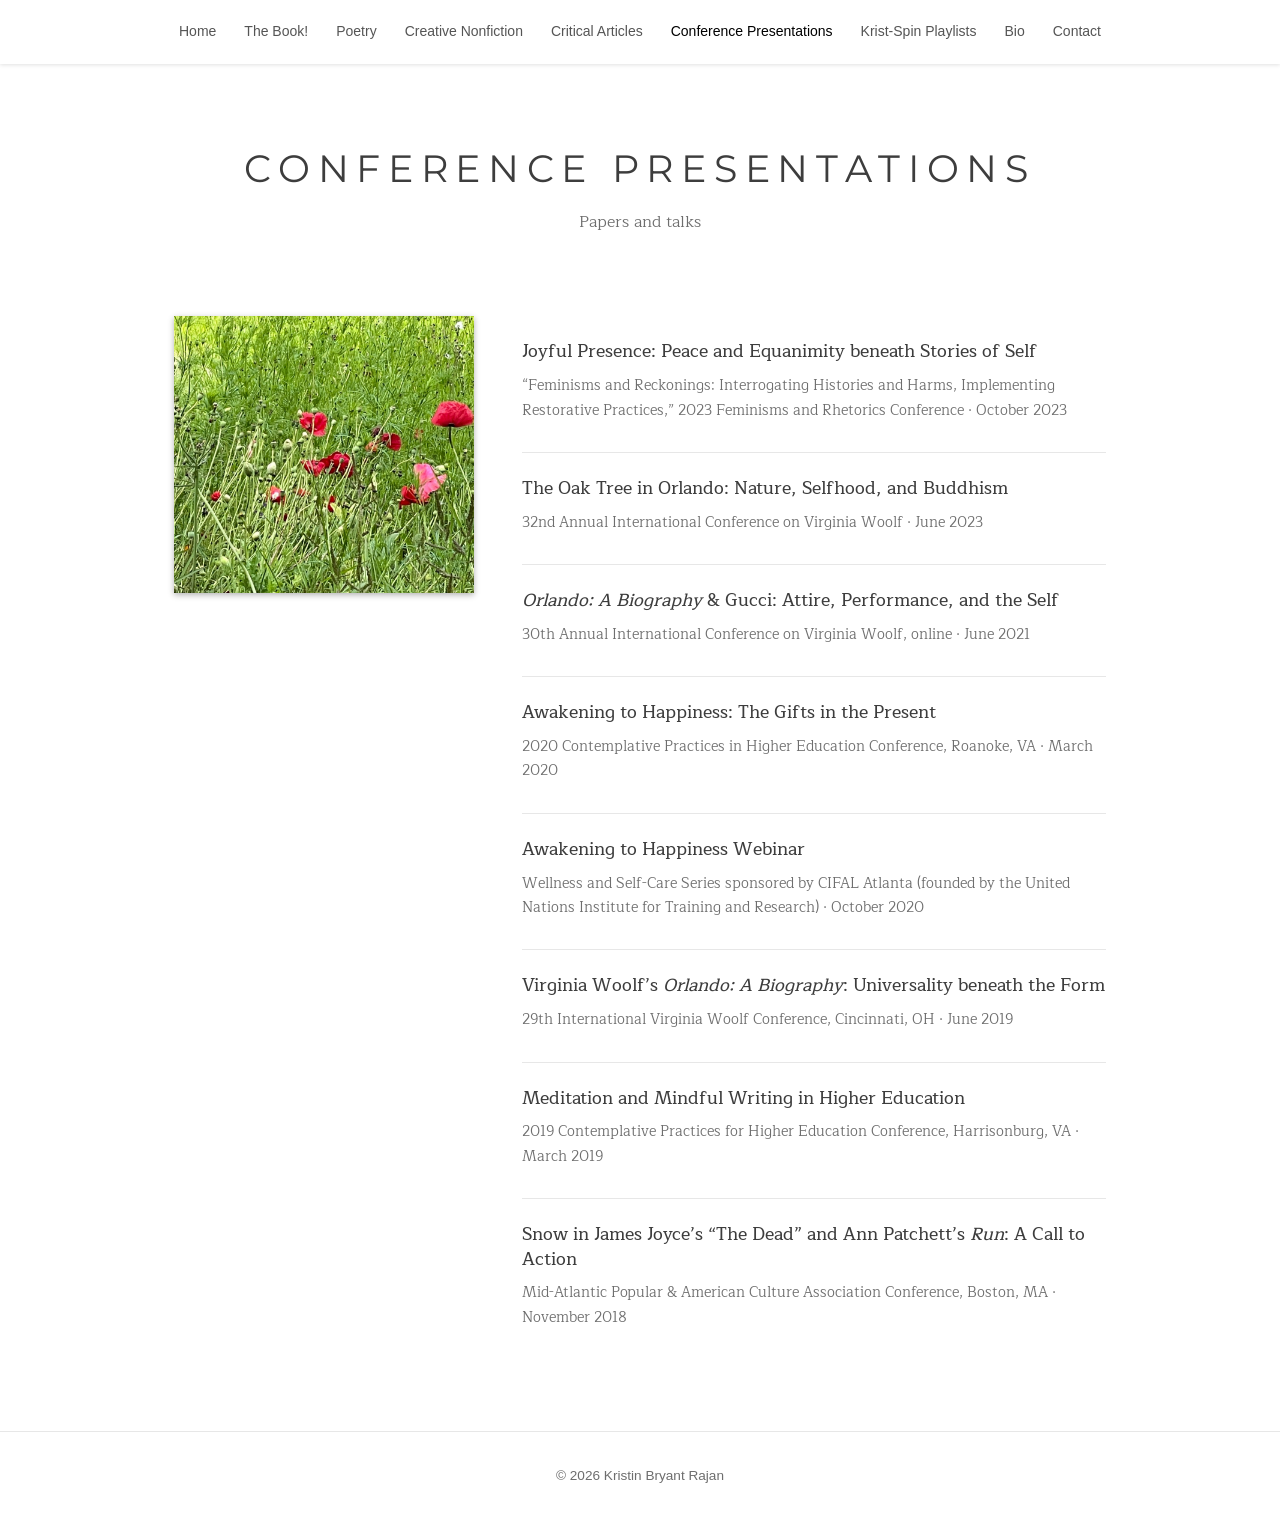
<file: presentations.html>
<!DOCTYPE html>
<html lang="en">
<head>
  <meta charset="utf-8">
  <meta name="viewport" content="width=device-width, initial-scale=1">
  <title>Conference Presentations | Kristin Bryant Rajan</title>
  <meta name="description" content="Conference Presentations by Kristin Bryant Rajan.">
  <link rel="preconnect" href="https://fonts.googleapis.com">
  <link rel="preconnect" href="https://fonts.gstatic.com" crossorigin>
  <link href="https://fonts.googleapis.com/css2?family=Maitree:wght@400;700&family=Montserrat:wght@400;500&family=Spinnaker&display=swap" rel="stylesheet">
  <link rel="stylesheet" href="css/style.css">
  <script src="js/main.js" defer></script>
</head>
<body>
<a class="skip" href="#main">Skip to content</a>
<header class="site-header">
  <div class="wrap">
    <a class="brand" href="index.html">Kristin Bryant Rajan</a>
    <button class="nav-toggle" aria-expanded="false" aria-controls="site-nav">Menu</button>
    <nav class="site-nav" id="site-nav" aria-label="Main">
      <ul>
      <li><a href="index.html">Home</a></li>
      <li><a href="book.html">The Book!</a></li>
      <li><a href="poetry.html">Poetry</a></li>
      <li><a href="creative-nonfiction.html">Creative Nonfiction</a></li>
      <li><a href="critical-articles.html">Critical Articles</a></li>
      <li><a href="presentations.html" aria-current="page">Conference Presentations</a></li>
      <li><a href="playlists.html">Krist-Spin Playlists</a></li>
      <li><a href="index.html#bio">Bio</a></li>
      <li><a href="index.html#contact">Contact</a></li>
      </ul>
    </nav>
  </div>
</header>

<main id="main">
<div class="page-head wrap">
  <h1>Conference Presentations</h1>
  <p>Papers and talks</p>
</div>
<section>
  <div class="wrap with-photo">
    <img src="images/page-presentations.jpg" alt="">
    <ul class="works">
    <li>
      <h3>Joyful Presence: Peace and Equanimity beneath Stories of Self</h3>
      <p class="meta">&ldquo;Feminisms and Reckonings: Interrogating Histories and Harms, Implementing Restorative Practices,&rdquo; 2023 Feminisms and Rhetorics Conference &middot; October 2023</p>
    </li>
    <li>
      <h3>The Oak Tree in Orlando: Nature, Selfhood, and Buddhism</h3>
      <p class="meta">32nd Annual International Conference on Virginia Woolf &middot; June 2023</p>
    </li>
    <li>
      <h3><em>Orlando: A Biography</em> &amp; Gucci: Attire, Performance, and the Self</h3>
      <p class="meta">30th Annual International Conference on Virginia Woolf, online &middot; June 2021</p>
    </li>
    <li>
      <h3>Awakening to Happiness: The Gifts in the Present</h3>
      <p class="meta">2020 Contemplative Practices in Higher Education Conference, Roanoke, VA &middot; March 2020</p>
    </li>
    <li>
      <h3>Awakening to Happiness Webinar</h3>
      <p class="meta">Wellness and Self-Care Series sponsored by CIFAL Atlanta (founded by the United Nations Institute for Training and Research) &middot; October 2020</p>
    </li>
    <li>
      <h3>Virginia Woolf&rsquo;s <em>Orlando: A Biography</em>: Universality beneath the Form</h3>
      <p class="meta">29th International Virginia Woolf Conference, Cincinnati, OH &middot; June 2019</p>
    </li>
    <li>
      <h3>Meditation and Mindful Writing in Higher Education</h3>
      <p class="meta">2019 Contemplative Practices for Higher Education Conference, Harrisonburg, VA &middot; March 2019</p>
    </li>
    <li>
      <h3>Snow in James Joyce&rsquo;s &ldquo;The Dead&rdquo; and Ann Patchett&rsquo;s <em>Run</em>: A Call to Action</h3>
      <p class="meta">Mid-Atlantic Popular &amp; American Culture Association Conference, Boston, MA &middot; November 2018</p>
    </li>
    </ul>
  </div>
</section>
</main>

<footer class="site-footer">
  <div class="wrap">&copy; <span id="year">2026</span> Kristin Bryant Rajan</div>
</footer>
</body>
</html>
</file>
<file: css/style.css>
/* ===== Kristin Bryant Rajan — site styles ===== */
:root {
  --bg: #ffffff;
  --surface: #ffffff;
  --ink: #3d3d3d;
  --muted: #6e6e6e;
  --accent: #9232e4;       /* subscribe-button purple */
  --purple: #9b2f9b;       /* hero headings */
  --pink: #f0ddf0;         /* Published Works band */
  --periwinkle: #c2d4f6;   /* Bio band */
  --sky: #a3d9f6;          /* Contact band */
  --gold: #fee980;         /* section rules */
  --accent-soft: #f0ddf0;
  --line: #e7e7e7;
  --serif: "Maitree", "Times New Roman", Times, serif;
  --display: "Montserrat", Helvetica, Arial, sans-serif;
  --head: "Spinnaker", Helvetica, Arial, sans-serif;
  --sans: Helvetica, Arial, sans-serif;
  --max: 980px;
}

*, *::before, *::after { box-sizing: border-box; }
html { scroll-behavior: smooth; }
body {
  margin: 0;
  background: var(--bg);
  color: var(--ink);
  font-family: var(--serif);
  font-size: 16px;
  line-height: 1.7;
}
img { max-width: 100%; display: block; }
a { color: var(--accent); text-underline-offset: 3px; }
a:hover { color: var(--ink); }

.wrap { max-width: var(--max); margin: 0 auto; padding: 0 24px; }
.skip { position: absolute; left: -999px; }
.skip:focus { left: 16px; top: 16px; background: var(--surface); padding: 8px 12px; z-index: 10; }

/* ----- Header / nav ----- */
.site-header {
  background: var(--surface);
  border-bottom: 1px solid var(--line);
  position: sticky; top: 0; z-index: 5;
}
.site-header .wrap {
  display: flex; align-items: center; justify-content: space-between;
  gap: 16px; min-height: 68px;
}
.brand {
  font-family: var(--serif); font-size: 1.5rem; font-weight: 600;
  color: var(--ink); text-decoration: none; letter-spacing: .01em; white-space: nowrap;
}
.nav-toggle {
  display: none; background: none; border: 1px solid var(--line);
  border-radius: 6px; padding: 6px 10px; font: inherit; cursor: pointer;
}
.site-nav ul { list-style: none; margin: 0; padding: 0; display: flex; flex-wrap: wrap; gap: 4px 18px; }
.site-nav a {
  color: var(--muted); text-decoration: none; font-size: .9rem;
  padding: 4px 0; border-bottom: 2px solid transparent;
}
.site-nav a:hover, .site-nav a[aria-current="page"] { color: var(--ink); border-bottom-color: var(--accent); }

@media (max-width: 1100px) {
  .nav-toggle { display: block; }
  .site-nav { display: none; position: absolute; top: 68px; left: 0; right: 0;
    background: var(--surface); border-bottom: 1px solid var(--line); }
  .site-nav.open { display: block; }
  .site-nav ul { flex-direction: column; padding: 12px 24px 20px; gap: 6px; }
}

/* ----- Hero ----- */
.hero { text-align: center; padding: 96px 0 72px; }
.hero h1 {
  font-family: var(--serif); font-weight: 500;
  font-size: clamp(2.4rem, 6vw, 4.2rem); line-height: 1.1; margin: 0 0 16px;
}
.hero .tagline {
  color: var(--muted); text-transform: uppercase; letter-spacing: .18em;
  font-size: .82rem; margin: 0;
}

/* ----- Sections ----- */
section { padding: 64px 0; }
section + section { border-top: 1px solid var(--line); }
h2 {
  font-family: var(--serif); font-weight: 500; font-size: 2.3rem;
  margin: 0 0 32px; text-align: center;
}
h3 { font-family: var(--serif); font-weight: 600; font-size: 1.45rem; margin: 0 0 8px; }

/* ----- Tiles ----- */
.tiles { display: grid; grid-template-columns: repeat(auto-fit, minmax(240px, 1fr)); gap: 24px; }
.tile {
  position: relative; display: block; aspect-ratio: 4 / 5; overflow: hidden;
  border-radius: 6px; text-decoration: none; color: #fff; background: var(--accent-soft);
}
.tile img { width: 100%; height: 100%; object-fit: cover; transition: transform .5s ease; }
.tile:hover img { transform: scale(1.04); }
.tile span {
  position: absolute; inset: auto 0 0 0; padding: 48px 20px 20px;
  background: linear-gradient(transparent, rgba(30,20,20,.65));
  font-family: var(--serif); font-size: 1.6rem;
}

/* ----- Bio ----- */
.bio { display: grid; grid-template-columns: 320px 1fr; gap: 48px; align-items: start; }
.bio img { border-radius: 6px; aspect-ratio: 4 / 5; object-fit: cover; width: 100%; background: var(--accent-soft); }
@media (max-width: 760px) { .bio { grid-template-columns: 1fr; } .bio img { max-width: 320px; margin: 0 auto; } }

/* ----- Page header (subpages) ----- */
.page-head { text-align: center; padding: 72px 0 24px; }
.page-head h1 { font-family: var(--serif); font-weight: 500; font-size: clamp(2.2rem, 5vw, 3.4rem); margin: 0 0 8px; }
.page-head p { color: var(--muted); margin: 0; }

/* ----- Work list (publications, presentations, etc.) ----- */
.works { max-width: 760px; margin: 0 auto; padding: 0; list-style: none; }
.works li { padding: 24px 0; border-bottom: 1px solid var(--line); }
.works li:last-child { border-bottom: 0; }
.works .meta { color: var(--muted); font-size: .9rem; margin: 0 0 6px; }
.works p { margin: 0; }

.prose { max-width: 720px; margin: 0 auto; }

/* ----- Book feature ----- */
.book { display: grid; grid-template-columns: 300px 1fr; gap: 48px; align-items: center; }
.book img { border-radius: 4px; box-shadow: 0 12px 32px rgba(0,0,0,.15); background: var(--accent-soft); aspect-ratio: 2 / 3; object-fit: cover; width: 100%; }
@media (max-width: 760px) { .book { grid-template-columns: 1fr; } .book img { max-width: 260px; margin: 0 auto; } }

.button {
  display: inline-block; background: var(--accent); color: #fff; text-decoration: none;
  padding: 12px 22px; border-radius: 4px; border: 0; font: inherit; font-weight: 500; cursor: pointer;
}
.button:hover { background: var(--ink); color: #fff; }

/* ----- Playlists ----- */
.embeds { display: grid; grid-template-columns: repeat(auto-fit, minmax(300px, 1fr)); gap: 24px; }
.embeds iframe { width: 100%; height: 380px; border: 0; border-radius: 10px; }

/* ----- Contact ----- */
.contact { text-align: center; }
.contact .email { font-family: var(--serif); font-size: 1.6rem; }
.newsletter { display: flex; gap: 8px; justify-content: center; flex-wrap: wrap; margin: 28px 0; }
.newsletter input[type="email"] {
  font: inherit; padding: 11px 14px; border: 1px solid var(--line); border-radius: 4px;
  min-width: 260px; background: var(--surface);
}
.social { display: flex; gap: 18px; justify-content: center; list-style: none; padding: 0; margin: 0; }
.social a { color: var(--muted); display: inline-flex; }
.social a:hover { color: var(--accent); }
.social svg { width: 22px; height: 22px; fill: currentColor; }

/* ----- Footer ----- */
.site-footer { border-top: 1px solid var(--line); padding: 32px 0; text-align: center; color: var(--muted); font-size: .85rem; }

/* ===== Match the original Wix site look ===== */
.site-header { border-bottom: 0; box-shadow: 0 1px 4px rgba(0,0,0,.12); }
.site-header .wrap { justify-content: center; max-width: 1200px; min-height: 64px; }
.brand { display: none; font-family: var(--serif); }
.site-nav ul { justify-content: center; gap: 2px 8px; }
.site-nav a {
  font-family: var(--sans); font-size: 14px; color: #555; padding: 8px 10px;
  border-bottom: 0; white-space: nowrap;
}
.site-nav a:hover, .site-nav a[aria-current="page"] { color: #000; border-bottom: 0; }
@media (max-width: 1100px) {
  .site-header .wrap { justify-content: space-between; }
  .brand { display: block; font-size: 1.2rem; }
  .site-nav { top: 64px; }
}

/* ----- Hero: full-bleed blossom photo, text on the right ----- */
.hero-band {
  background: #6ca3d1 url("../images/hero.jpg") left center / cover no-repeat;
  min-height: 640px; display: flex; align-items: flex-start;
}
.hero-band .wrap { width: 100%; display: grid; grid-template-columns: 1fr 1fr; padding-top: 48px; padding-bottom: 48px; }
.hero-text { grid-column: 2; text-align: center; }
.hero-text h1 {
  font-family: var(--serif); font-weight: 400; color: #fff;
  font-size: clamp(2.4rem, 5vw, 3.6rem); line-height: 1.15; margin: 0 0 22px; letter-spacing: .02em;
}
.hero-text h2 {
  font-family: var(--head); font-weight: 400; color: var(--purple);
  font-size: 1.6rem; letter-spacing: .08em; margin: 24px 0 14px; text-align: center;
}
.hero-text p {
  font-style: italic; color: var(--purple); letter-spacing: .12em;
  font-size: .95rem; line-height: 2.4; margin: 0 auto; max-width: 300px;
}
@media (max-width: 760px) {
  .hero-band { min-height: 0; background-position: 20% center; }
  .hero-band .wrap { grid-template-columns: 1fr; }
  .hero-text { grid-column: 1; background: rgba(108,163,209,.55); padding: 24px 12px; border-radius: 6px; }
}

/* ----- Colored section bands ----- */
section { padding: 56px 0 72px; border-top: 0 !important; }
#works { background: var(--pink); }
#bio { background: var(--periwinkle); }
#contact { background: var(--sky); }
section h2 {
  font-family: var(--display); font-weight: 400; color: #2a2a2a; text-transform: uppercase;
  letter-spacing: .22em; font-size: 1.75rem; margin: 0 0 28px; padding-bottom: 28px;
  position: relative;
}
section h2::after {
  content: ""; position: absolute; left: 50%; bottom: 0; transform: translateX(-50%);
  width: min(600px, 100%); border-bottom: 2px solid var(--gold);
}

/* ----- Tiles: square photos, gold rule, underlined caption ----- */
.tiles { grid-template-columns: repeat(auto-fit, minmax(200px, 1fr)); gap: 48px; max-width: 820px; margin: 48px auto 0; }
.tile { aspect-ratio: auto; background: none; border-radius: 0; color: var(--ink); text-align: center; overflow: visible; }
.tile img { aspect-ratio: 1; height: auto; box-shadow: 0 2px 6px rgba(0,0,0,.3); }
.tile:hover img { transform: none; opacity: .9; }
.tile span {
  position: static; display: block; margin-top: 20px; padding: 12px 0 0; background: none;
  border-top: 1px solid var(--gold);
  font-family: var(--serif); font-size: .95rem; font-weight: 700; letter-spacing: .1em;
  text-transform: uppercase; text-decoration: underline; color: #333;
}

/* ----- Bio ----- */
.bio { grid-template-columns: 5fr 7fr; gap: 56px; max-width: 980px; margin: 48px auto 0; }
.bio img { aspect-ratio: auto; border-radius: 0; height: auto; }
.bio p { font-style: italic; font-size: .9rem; line-height: 1.6; letter-spacing: .02em; margin: 0 0 1.3em; }
@media (max-width: 760px) { .bio { grid-template-columns: 1fr; gap: 28px; } .bio img { max-width: 100%; } }

/* ----- Contact ----- */
.contact .email { font-family: var(--serif); font-size: 1rem; letter-spacing: .1em; margin: 40px 0 0; }
.contact .email a { color: var(--ink); text-decoration: none; }
.contact .email a:hover { text-decoration: underline; }
.newsletter { align-items: center; margin: 40px 0; }
.newsletter .nl-label { font-size: .95rem; letter-spacing: .1em; max-width: 190px; text-align: left; }
.newsletter input[type="email"] { border: 1px solid #555; border-radius: 0; min-width: 240px; padding: 8px 10px; font-size: .85rem; }
.button { background: var(--accent); border-radius: 999px; font-style: italic; padding: 9px 22px; }
.button:hover { background: #7a1fc7; }
.follow { font-style: italic; letter-spacing: .12em; margin-right: 12px; }
.social { align-items: center; }
.social a { color: #000; }
.social a:hover { color: var(--accent); }

.page-head h1 { font-family: var(--display); font-weight: 400; text-transform: uppercase; letter-spacing: .2em; font-size: clamp(1.6rem, 4vw, 2.4rem); }
.works h3 { font-family: var(--serif); font-weight: 500; }
.site-footer { background: #fff; font-family: var(--sans); }

/* ----- Subpage content ----- */
.with-photo { display: grid; grid-template-columns: 300px 1fr; gap: 48px; align-items: start; max-width: 980px; }
.with-photo > img { width: 100%; height: auto; box-shadow: 0 2px 6px rgba(0,0,0,.3); position: sticky; top: 88px; }
.with-photo .works { margin: 0; max-width: none; }
@media (max-width: 760px) { .with-photo { grid-template-columns: 1fr; gap: 24px; } .with-photo > img { max-width: 320px; margin: 0 auto; position: static; } }
.works h3 { font-size: 1.1rem; line-height: 1.4; }
.works .meta em, .works h3 em { font-style: italic; }
.book-text blockquote { margin: 24px 0; padding: 4px 0 4px 20px; border-left: 3px solid var(--gold); font-style: italic; }
.book-text blockquote footer { font-style: normal; color: var(--muted); font-size: .9rem; }
.book-text .order { margin: 28px 0 10px; }
.order-links { font-size: .9rem; color: var(--muted); }
.pl-note { margin: 0 0 20px; }
.playlists { list-style: none; margin: 0; padding: 0; }
.playlists li { display: flex; justify-content: space-between; gap: 16px; align-items: baseline; padding: 14px 0; border-bottom: 1px solid var(--line); }
.playlists .pl-name { font-family: var(--display); letter-spacing: .12em; font-size: .95rem; color: var(--ink); text-decoration: none; }
.playlists .pl-name:hover { color: var(--accent); }
.playlists .pl-songs { font-size: .85rem; font-style: italic; white-space: nowrap; }

/* ----- Spotify embeds ----- */
.pl-note { text-align: center; margin-bottom: 32px; }
.pl-grid { display: grid; grid-template-columns: repeat(auto-fit, minmax(300px, 1fr)); gap: 28px; max-width: 980px; margin: 0 auto; }
.pl-card iframe { width: 100%; height: 352px; border: 0; border-radius: 12px; display: block; }
.pl-card p { margin: 8px 0 0; font-size: .85rem; font-style: italic; text-align: center; }
</file>
